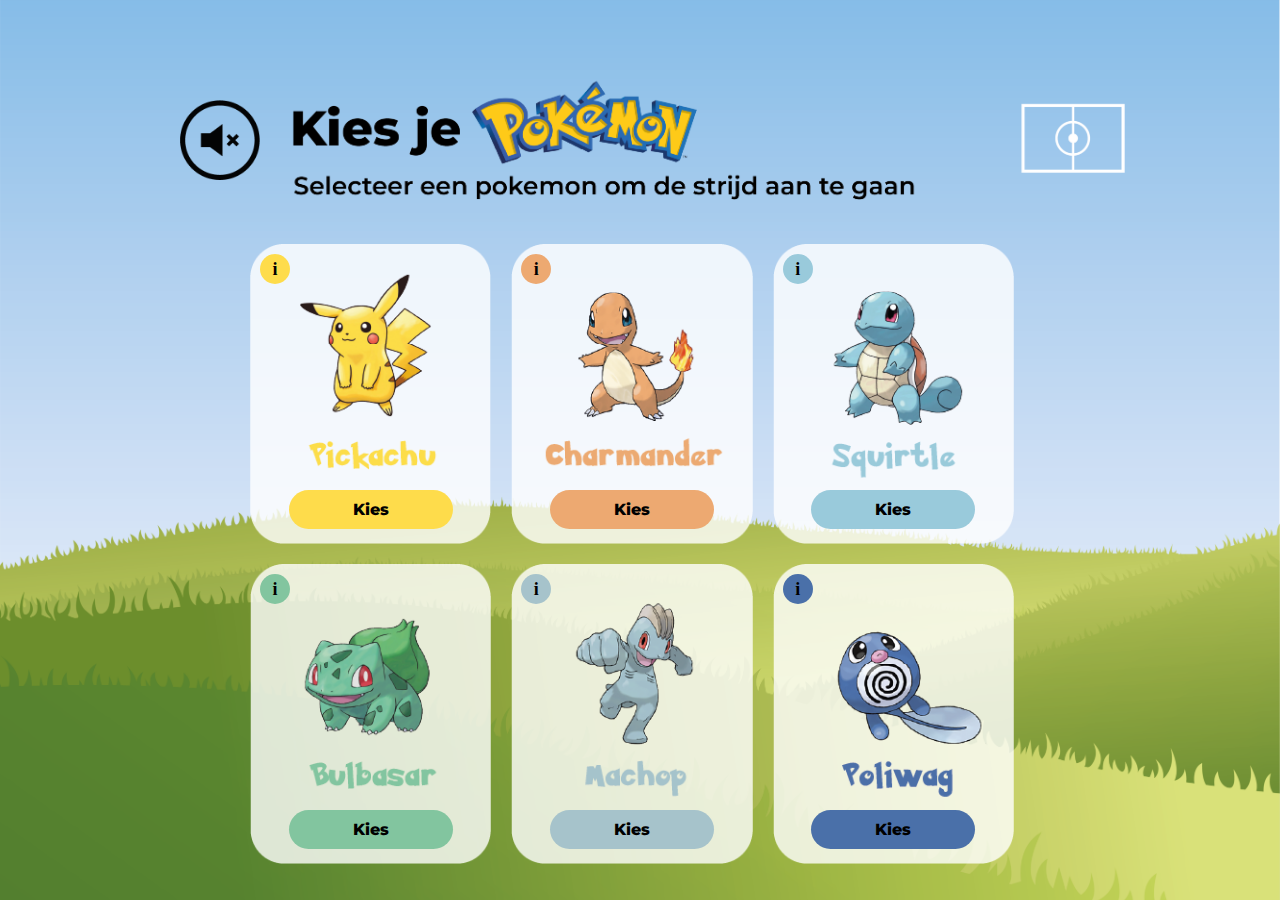
<file: index.html>
<!DOCTYPE html>
<html lang="en">
  <head>
    <meta charset="UTF-8" />
    <meta name="viewport" content="width=device-width, initial-scale=1.0" />
    <link rel="stylesheet" href="./style/style.css" />
    <link
      href="https://fonts.googleapis.com/css2?family=Montserrat:wght@800&display=swap"
      rel="stylesheet"
    />
    <script src="script/script.js" defer></script>
    <title>Pokemon Fight</title>
  </head>
  <body class="background">
    <header>
      <section>
        <div class="overlay"></div>
        <div id="soundIcon" class="sound-icon">
          <img id="soundImg" src="img/sound-off.png" alt="Geluid uit" />
        </div>
      </section>
      <a
        href="arena.html"
        class="top-right-link"
        id="naarArenaLink"
        style="display: none"
        >Naar Arena</a
      >
    </header>

    <main>
      <div class="kaarten-container">
        <div class="pokemon-kaart">
          <img src="./pokemon-kaartjes/pickachu.png" alt="Pikachu" />
          <button class="info-btn pikachu-btn" id="infoPikachu">i</button>
          <button
            class="kies-btn pikachu-btn"
            data-sound="./pokemons/Pickachu/pikachu_scream.mp3"
            data-name="Pikachu"
            data-attack="50"
            data-special="90"
            data-img="pikachu-cute.webp"
          >
            Kies
          </button>
        </div>

        <div class="pokemon-kaart">
          <img src="./pokemon-kaartjes/charmender.png" alt="Charmender" />
          <button class="info-btn charmander-btn" id="infoCharmender">i</button>
          <button
            class="kies-btn charmander-btn"
            data-sound="./pokemons/Charmander/charmander.mp3"
            data-name="Charmender"
            data-attack="30"
            data-special="65"
            data-img="charmender-moving.webp"
          >
            Kies
          </button>
        </div>

        <div class="pokemon-kaart">
          <img src="./pokemon-kaartjes/squirtle.png" alt="Squirtle" />
          <button class="info-btn squirtle-btn">i</button>
          <button
            class="kies-btn squirtle-btn"
            data-sound="./pokemons/squirtle/y2mate_0zCjkXt.mp3"
            data-name="Squirtle"
            data-attack="25"
            data-special="50"
            data-img="squirtle-moving.webp"
          >
            Kies
          </button>
        </div>

        <div class="pokemon-kaart">
          <img src="./pokemon-kaartjes/bulbasaur.png" alt="Bulbasaur" />
          <button class="info-btn bulbasaur-btn">i</button>
          <button
            class="kies-btn bulbasaur-btn"
            data-sound="./pokemons/bulbasaur/bulbasaur-1.mp3"
            data-name="Bulbasaur"
            data-attack="37"
            data-special="57"
            data-img="bulbasar-moving.webp"
          >
            Kies
          </button>
        </div>

        <div class="pokemon-kaart">
          <img src="./pokemon-kaartjes/machop.png" alt="Machop" />
          <button class="info-btn machop-btn">i</button>
          <button
            class="kies-btn machop-btn"
            data-sound="./pokemons/machop/machop-101soundboards.mp3"
            data-name="Machop"
            data-attack="40"
            data-special="67"
            data-img="machoke-pokemon.webp"
          >
            Kies
          </button>
        </div>

        <div class="pokemon-kaart">
          <img src="./pokemon-kaartjes/poliwag.png" alt="Poliwag" />
          <button class="info-btn poliwag-btn">i</button>
          <button
            class="kies-btn poliwag-btn"
            data-sound="./pokemons/poliwag/1-101soundboards.mp3"
            data-name="Poliwag"
            data-attack="20"
            data-special="50"
            data-img="poliwag-moving.webp"
          >
            Kies
          </button>
        </div>
      </div>
    </main>

    <audio id="selectSound" src="./pokemons/pickachu/pikachu0.mp3"></audio>

    <audio id="homeSound" loop>
      <!-- thijn heeft sound livegezet ivm te grootte file -->
      <source
        src="https://reunieponyclubzuidoostbeemster.nl/pokemon-audio.mp3"
        type="audio/mpeg"
      />
    </audio>
  </body>
</html>
</file>
<file: style/style.css>
html, body {
    margin: 0;
    padding: 0;
    height: 100%; 
    width: 100%;
    overflow-x: hidden; 
    font-family: 'Montserrat', sans-serif;
  }
  
  body.background {
    background-image: url('../img/indexcover.png'); 
    background-size: cover;
    background-position: center 20%;
    background-repeat: no-repeat;
    width: 100%;
    height: auto; 
    display: flex;
    justify-content: center;
    align-items: center;
    min-height: 100vh; 
  }
  body.background-3{
    background-image: url('../img/bg-pokedex.png'); 
    background-size: cover;
    background-position: center 20%;
    background-repeat: no-repeat;
    width: 100%;
    height: auto; 
    display: flex;
    justify-content: center;
    align-items: center;
    min-height: 100vh; 
  }
  
  .overlay {
    text-align: center;
    color: white;
    z-index: 1;
    padding: 2rem;
    border-radius: 10px;
  }
  .sound-icon {
    position: absolute;
    top: 100px;
    left: 180px;
    display: flex;
    flex-direction: column; 
    gap: 20px; 
    z-index: 10;
    cursor: pointer;
  }
  
  /* Icoon styling */
  .sound-icon img {
    width: 80px;
    height: 80px;
    object-fit: contain;
  }

  .top-right-link {
    position: absolute;
    top: 13rem;
    right: 12rem; 
    padding: 10px 20px;
    font-size: 25px;
    color: #fff;
    border: 4px solid #fff;
    border-radius: 8rem;
    text-decoration: none;
    z-index: 10;
    transition: background-color 0.3s, color 0.3s;
    font-family: 'Montserrat', sans-serif;
    font-weight: 800; 
  }
  
  .top-right-link:hover {
    background-color: #fff;
    color: #000;
  }
  
.background-2{
    background-image: url('../img/arena-kopie.png'); 
    background-size: cover;
    background-position: center 20%;
    background-repeat: no-repeat;
    width: 100%;
    height: auto; 
    display: flex;
    justify-content: center;
    align-items: center;
    min-height: 100vh; 
    position: relative;
}

.top-left-link {
    position: absolute;
    top: 8rem;
    left: 12rem; 
    padding: 10px 20px;
    font-size: 25px;
    color: #fff;
    border: 4px solid #fff;
    border-radius: 8rem;
    text-decoration: none;
    z-index: 10;
    transition: background-color 0.3s, color 0.3s;
    font-family: 'Montserrat', sans-serif;
    font-weight: 800; 
  }
  
  .top-left-link:hover {
    background-color: #fff;
    color: #000;
  }

  /* Container voor de kaarten */
.kaarten-container {
    display: grid;
    grid-template-columns: repeat(3, 1fr); 
    gap: 20px; 
    justify-items: center; 
    padding: 20px;
    max-width: 1200px; 
    margin: 0 auto; 
    margin-top: 13rem;
    margin-right: 5rem;
  }
  
  /* Iedere Pokémon kaart */
  .pokemon-kaart {
    position: relative;
    width: 100%;
    height: 300px;
    display: flex;
    justify-content: center;
    align-items: center;
  }
  
  /* De afbeelding in de kaart */
  .pokemon-kaart img {
    width: 100%;
    height: 100%;
    object-fit: cover; 
    border-radius: 12px;
  }
  
  /* De knop voor het kiezen van de Pokémon */
  .kies-btn {
    font-size: 16px;
    position: absolute;
    bottom: 15px; 
    left: 50%;
    transform: translateX(-50%);
    background-color: #fff;
    color: #000;
    border: none;
    padding: 10px 4rem;
    font-weight: bold;
    border-radius: 8rem;
    cursor: pointer;
    z-index: 2;
    font-family: 'Montserrat', sans-serif;
    font-weight: 800;
  }
  
  /* Info-knop linksboven in de kaart */
  .info-btn {
    font-size: 18px;
    position: absolute;
    top: 10px;
    left: 10px;
    background-color: rgba(255, 255, 255, 0.85);
    color: #000;
    border: none;
    width: 30px;
    height: 30px;
    border-radius: 50%;
    font-weight: bold;
    cursor: pointer;
    z-index: 2;
    font-family: 'PokemonSolid';
  }
  .pikachu-btn {
    background-color: #FEDC4B; 
  }
  
  .bulbasaur-btn {
    background-color: #82C59F; 
  }
  
  .charmander-btn {
    background-color: #EDA971; 
  }
  
  .squirtle-btn {
    background-color: #99CADB; 
  }
  
  .machop-btn {
    background-color: #A6C3CB; 
  }
  
  .poliwag-btn {
    background-color: #4A70A9; 
  }  
  
  .kies-btn.geselecteerd {
border: solid 3px black;    
  }

  .pokemon-kaart-pokedex img {
    width: 400px;         
    max-width: 90%;       
    height: auto;
    display: block;
    justify-content: center; 
  align-items: center;     
  }
  
  .pokemon-kaart-pokedex {
    position: relative;
    display: inline-block;
  }
  
  .terug-knop {
    position: absolute;
    top: 12px;
    left: 10px;
    padding: 6px 10px;
    border-radius: 6px;
    color: white;
    text-decoration: none;
    font-size: 35px;
    z-index: 5;
  }

  .naar-arena-btn:disabled {
    pointer-events: none;
    opacity: 0.5;
  }

    /* Arena css */
    .arena-layout {
      margin-right: 100px;
      display: flex;
      justify-content: space-between;
      align-items: center;
      gap: 40px;
      padding: 2rem;
      flex-wrap: wrap;
      min-height: 80vh;
    }
    
    .pokemon-side {
      flex: 1;
      min-width: 250px;
      display: flex;
      justify-content: center;
    }
    .pokemon-cards{
      text-align: center; 
      margin-bottom: 1rem
    }
    
    .battle-center {
      display: flex;
      justify-content: center;
      align-items: center;
    }
    
    #startGevechtBtn {
      padding: 1rem 2rem;
      font-size: 1.2rem;
      font-weight: bold;
      background-color: white;
      opacity: 90%;
      color: black;
      border: none;
      border-radius: 12px;
      cursor: pointer;
      transition: background-color 0.3s ease;
      font-family: 'Montserrat', sans-serif;
      font-weight: 800; 
    }
    .pokemon-wrapper {
      padding: 1rem;
      border-radius: 15px;
      text-align: center;
      width: 220px;
    }
    
    .pokemon-img {
      width: 100%;
      height: auto;
      max-height: 180px;
      object-fit: contain;
    }
    
    .hp-bar {
      width: 300px;         
      height: 27px;          
      border-radius: 20px;   
      margin-bottom: 4rem;     
      overflow: hidden;
      margin-left: -50px;
    }
    
    .hp-fill {
      height: 100%;
      background-color: #4caf50; 
      width: 100%; 
      border-radius: 12px 0 0 12px; 
      transition: width 0.3s ease;
    }
    
    
    .attack-btn {
      display: block;
      width: 100%;
      margin-top: 8px;
      padding: 10px;
      background-color: #FEDC4B;
      border: none;
      border-radius: 12px;
      font-weight: bold;
      cursor: pointer;
      transition: background-color 0.2s ease;
    }
    
    .attack-btn:hover {
      background-color: #f5b700;
    }

    .attack-btn {
      display: none;
    }
    #battleButton {
      transition: opacity 0.5s ease;
    }    
    
    /* Pikachu */
.pikachu .attack-btn {
  background-color: #FEDC4B;
}
.pikachu .attack-btn:hover {
  background-color: #f1c40f;
}
.pikachu .hp-fill {
  background-color: #FEDC4B;
}
.pikachu .hp-bar {
  background-color: #E5C03E;
}

/* Charmander */
.charmender .attack-btn {
  background-color: #EDA971;
}
.charmender .attack-btn:hover {
  background-color: #D79265;
}
.charmender .hp-fill {
  background-color: #EDA971;
}
.charmender .hp-bar {
  background-color: #D79265;
}

/* Squirtle */
.squirtle .attack-btn {
  background-color: #99CADB;
}
.squirtle .attack-btn:hover {
  background-color: #8DBECB;
}
.squirtle .hp-fill {
  background-color: #99CADB;
}
.squirtle .hp-bar {
  background-color: #79A6B2;
}

/* Bulbasaur */
.bulbasaur .attack-btn {
  background-color: #82C59F;
}
.bulbasaur .attack-btn:hover {
  background-color: #77B792;
}
.bulbasaur .hp-fill {
  background-color: #82C59F;
}
.bulbasaur .hp-bar {
  background-color: #639B7B;
}

/* Machop */
.machop .attack-btn {
  background-color: #A6C3CB;
}
.machop .attack-btn:hover {
  background-color: #9EB9C1;
}
.machop .hp-fill {
  background-color: #A6C3CB;
}
.machop .hp-bar {
  background-color: #89A3AC;
}

/* Poliwag */
.poliwag .attack-btn {
  background-color: #4A70A9;
}
.poliwag .attack-btn:hover {
  background-color: #466AA1;
}
.poliwag .hp-fill {
  background-color: #4A70A9;
}
.poliwag .hp-bar {
  background-color: #3C5C8C;
}   
/* Arena css */
  
#coinImg.flip {
  animation: flip 1s ease;
      }

@keyframes flip {
  0% { transform: rotateY(0deg); }
  50% { transform: rotateY(360deg); }
  100% { transform: rotateY(720deg); }
 }

 #coinFlipZone {
  display: flex;
  flex-direction: column;  
  align-items: center;    
  gap: 1rem;              
  position: absolute;
  top: 50%;
  left: 50%;
  transform: translate(-50%, -50%);}

.coinbtn{
  padding: 1rem 2rem;
      font-size: 1.2rem;
      font-weight: bold;
      background-color: white;
      opacity: 90%;
      color: black;
      border: none;
      border-radius: 12px;
      cursor: pointer;
      transition: background-color 0.3s ease;
      font-family: 'Montserrat', sans-serif;
    font-weight: 800;
}
#startGevechtBtn {
  visibility: hidden;
  opacity: 0;
  transition: opacity 0.3s ease;
}

#startGevechtBtn.visible {
  visibility: visible;
  opacity: 1;
}
 .battle-button{
  margin-right: 3rem;
} 
#winMessage {
  position: fixed;
  top: 50%;
  left: 50%;
  transform: translate(-50%, -50%);
  background-color: rgba(255, 255, 255, 0.95);
  padding: 2rem;
  border-radius: 12px;
  text-align: center;
  z-index: 9999;
  box-shadow: 0 0 15px rgba(0, 0, 0, 0.3);
}

#winMessage p {
  font-size: 1.5rem;
  font-weight: bold;
  margin-bottom: 1rem;
}

#winMessage button {
  padding: 0.5rem 1rem;
  font-size: 1rem;
  cursor: pointer;
}
</file>
